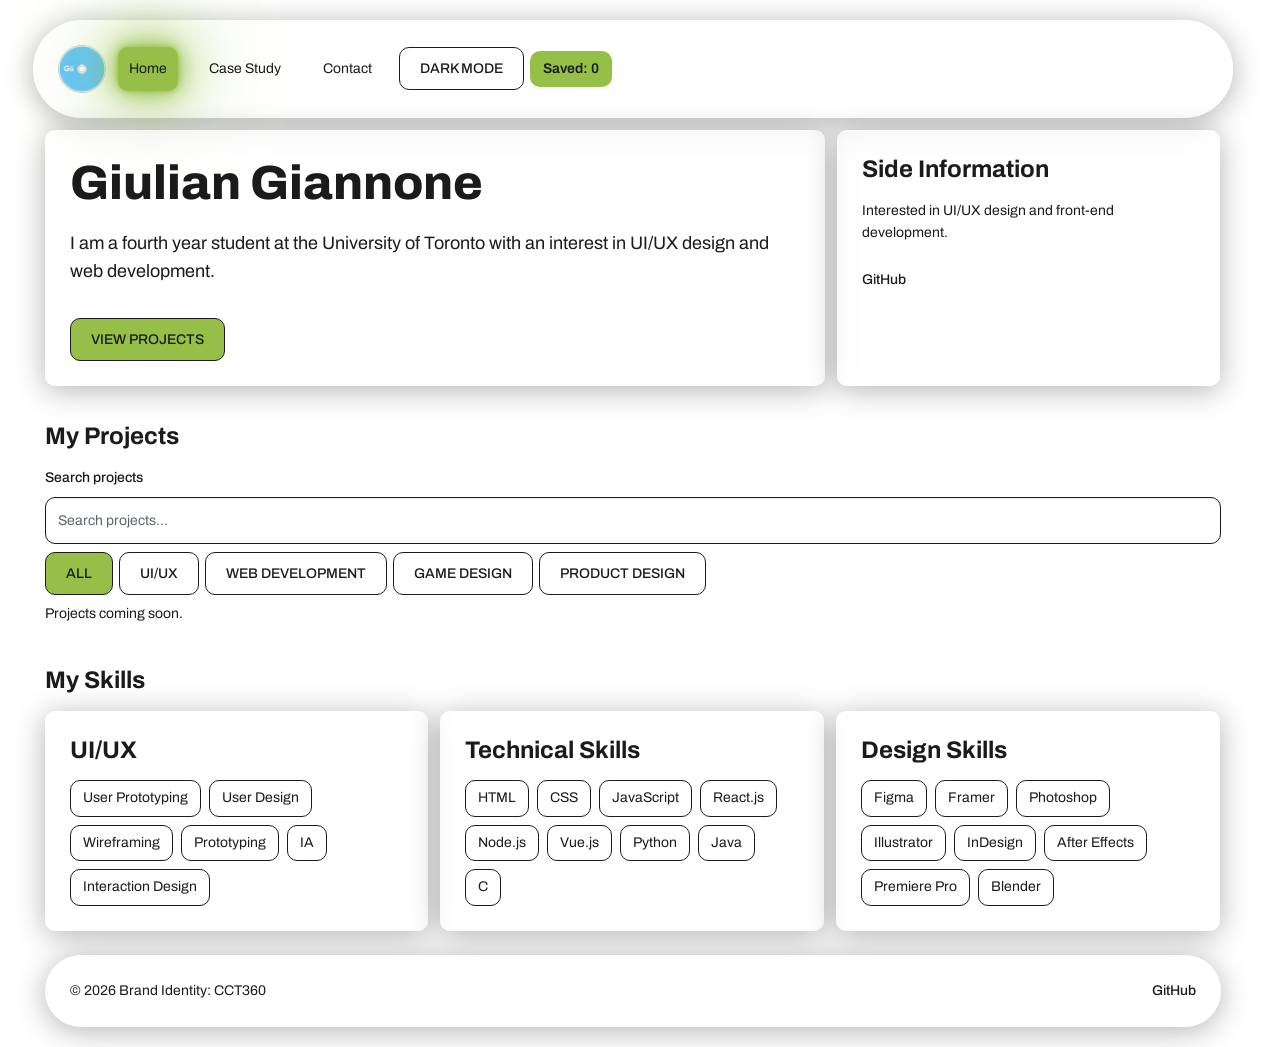
<file: index.html>
<!DOCTYPE html>
<html lang="en" data-bs-theme="light">
    <head>
        <meta charset="UTF-8">
        <meta name="viewport" content="width=device-width, initial-scale=1.0">
        <title>CCT360: Project 2</title>
        <link rel="stylesheet" href="css/bootstrap.min.css">
        <link rel="stylesheet" href="css/style.css">
        <link rel="preconnect" href="https://fonts.googleapis.com">
        <link rel="preconnect" href="https://fonts.gstatic.com" crossorigin>
        <link href="https://fonts.googleapis.com/css2?family=Archivo:wght@400;500;600;700;800&display=swap" rel="stylesheet">
        <script type="module" src="js/bootstrap.bundle.min.js"></script>
        <script src="js/data.js" defer></script>
    </head>
    <body>
        <header>
            <nav class="navbar md:navbar-expand">
                <div class="container navigation">
                    <a href="index.html">
                        <img src="images/icon.png" alt="Logo" class="logo">
                    </a>

                    <button class="navbar-toggler" type="button" data-bs-toggle="drawer" data-bs-target="#mobile-menu">
                        Menu
                    </button>

                    <dialog class="drawer drawer-end" id="mobile-menu">
                        <div class="drawer-header">
                            <h2 class="drawer-title">Navigation</h2>
                            <button class="btn-outline theme-primary" type="button" data-bs-dismiss="drawer">Close</button>
                        </div>

                        <div class="drawer-body">
                            <div class="navbar-nav nav-links">
                                <a class="nav-link active" href="index.html" aria-current="page">Home</a>
                                <a class="nav-link" href="detail.html">Case Study</a>
                                <a class="nav-link" href="contact.html">Contact</a>
                            </div>

                            <div class="d-flex align-items-center gap-2">
                                <button class="btn-outline theme-primary" type="button">Dark mode</button>
                                <span class="badge saved-counter">Saved: 0</span>
                            </div>
                        </div>
                    </dialog>
                </div>
            </nav>
        </header>

        <main class="container py-4">
            <section class="row g-4">
                <div class="col-12 md:col-8">
                    <div class="primary-spotlight h-100">
                        <h1 class="primary-title">Giulian Giannone</h1>
                        <p class="primary-description">I am a fourth year student at the University of Toronto with an interest in UI/UX design and web development.</p>

                        <div>
                            <a class="btn-solid theme-primary" href="#projects">View Projects</a>
                        </div>
                    </div>
                </div>

                <aside class="col-12 md:col-4">
                    <div class="sidebar h-100">
                        <h2 class="secondary-title">Side Information</h2>
                        <p>Interested in UI/UX design and front-end development.</p>
                        <a href="https://github.com/gianno36">GitHub</a>
                    </div>
                </aside>
            </section>

            <section class="mt-4" id="projects">
                <h2 class="secondary-title">My Projects</h2>

                <label for="search">Search projects</label>
                <input class="form-control mb-3" type="search" id="search" placeholder="Search projects...">

                <div class="d-flex flex-wrap gap-2 mb-3">
                    <button class="btn-solid theme-primary" type="button">All</button>
                    <button class="btn-outline theme-primary" type="button">UI/UX</button>
                    <button class="btn-outline theme-primary" type="button">Web Development</button>
                    <button class="btn-outline theme-primary" type="button">Game Design</button>
                    <button class="btn-outline theme-primary" type="button">Product Design</button>
                </div>

                <p>Projects coming soon.</p>

                <div class="row g-4 cards-gallery">
                </div>
            </section>

            <section class="skills-gallery mt-4">
                <h2 class="secondary-title">My Skills</h2>

                <div class="row g-4">
                    <div class="col-12 md:col-4">
                        <article class="card skill-card h-100">
                            <h3>UI/UX</h3>
                            <ul>
                                <li>User Prototyping</li>
                                <li>User Design</li>
                                <li>Wireframing</li>
                                <li>Prototyping</li>
                                <li>IA</li>
                                <li>Interaction Design</li>
                            </ul>
                        </article>
                    </div>

                    <div class="col-12 md:col-4">
                        <article class="card skill-card h-100">
                            <h3>Technical Skills</h3>
                            <ul>
                                <li>HTML</li>
                                <li>CSS</li>
                                <li>JavaScript</li>
                                <li>React.js</li>
                                <li>Node.js</li>
                                <li>Vue.js</li>
                                <li>Python</li>
                                <li>Java</li>
                                <li>C</li>
                            </ul>
                        </article>
                    </div>

                    <div class="col-12 md:col-4">
                        <article class="card skill-card h-100">
                            <h3>Design Skills</h3>
                            <ul>
                                <li>Figma</li>
                                <li>Framer</li>
                                <li>Photoshop</li>
                                <li>Illustrator</li>
                                <li>InDesign</li>
                                <li>After Effects</li>
                                <li>Premiere Pro</li>
                                <li>Blender</li>
                            </ul>
                        </article>
                    </div>
                </div>
            </section>
        </main>

        <footer class="container mt-4">
            <div class="site-footer">
                <p class="footer-text">© 2026 Brand Identity: CCT360</p>
                <a href="https://github.com/gianno36">GitHub</a>
            </div>
        </footer>
    </body>
</html>
</file>
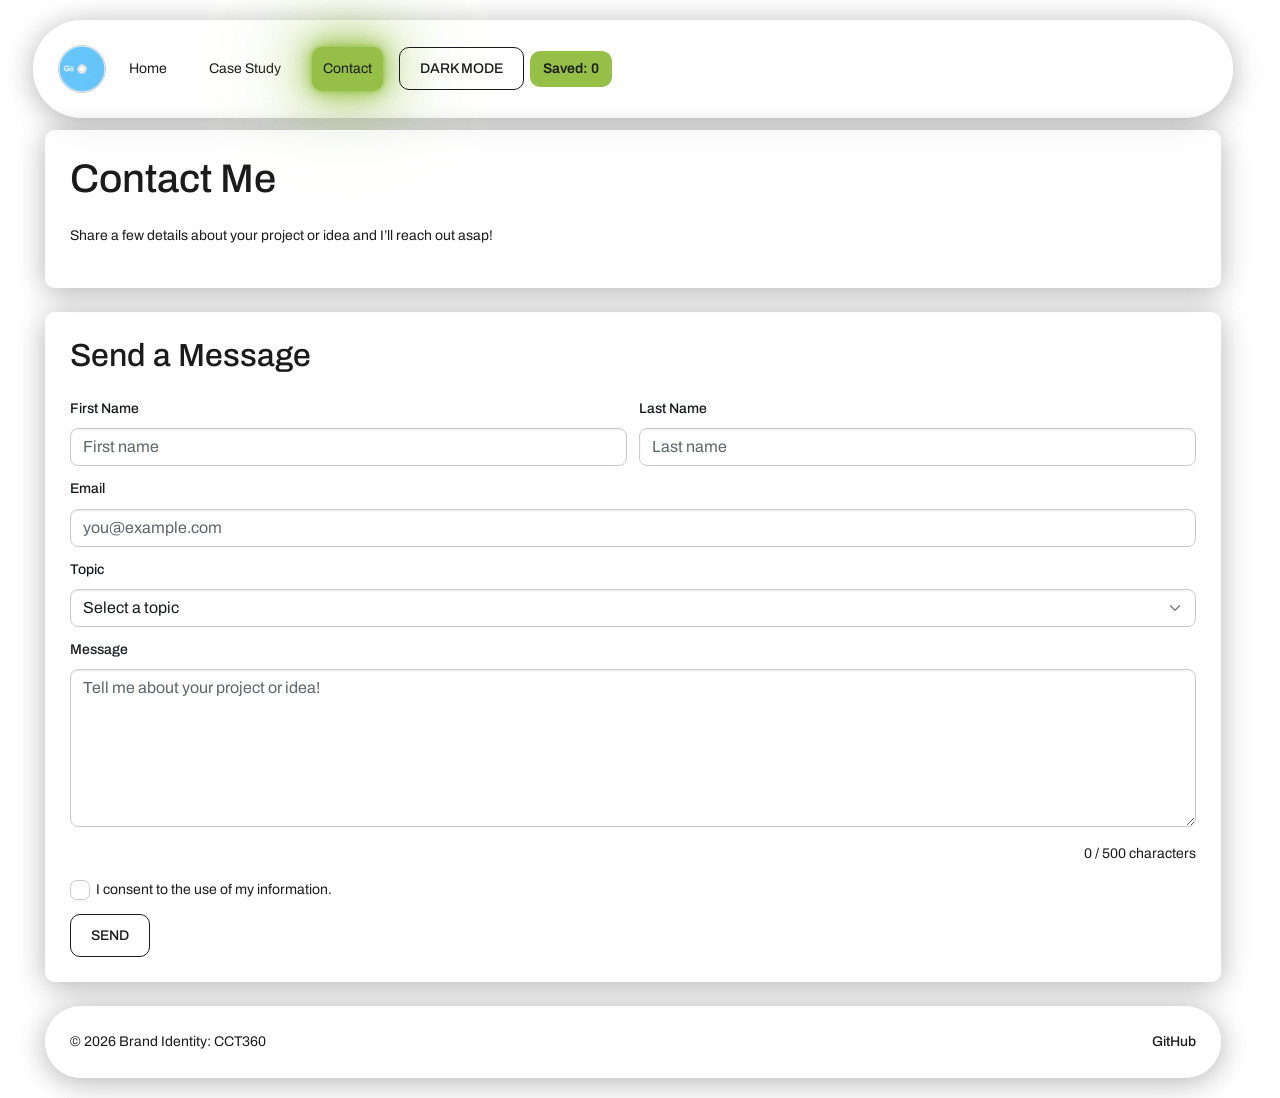
<file: contact.html>
<!DOCTYPE html>
<html lang="en" data-bs-theme="light">
    <head>
        <meta charset="UTF-8">
        <meta name="viewport" content="width=device-width, initial-scale=1.0">
        <title>CCT360: Contact</title>
        <link rel="stylesheet" href="css/bootstrap.min.css">
        <link rel="stylesheet" href="css/style.css">
        <link rel="preconnect" href="https://fonts.googleapis.com">
        <link rel="preconnect" href="https://fonts.gstatic.com" crossorigin>
        <link href="https://fonts.googleapis.com/css2?family=Archivo:wght@400;500;600;700;800&display=swap" rel="stylesheet">
        <script type="module" src="js/bootstrap.bundle.min.js"></script>
        <script src="js/main.js" defer></script>
    </head>
    <body>
        <header>
            <nav class="navbar md:navbar-expand">
                <div class="container navigation">
                    <a href="index.html">
                        <img src="images/icon.png" alt="Logo" class="logo">
                    </a>

                    <button class="navbar-toggler" type="button" data-bs-toggle="drawer" data-bs-target="#mobile-menu">
                        Menu
                    </button>

                    <dialog class="drawer drawer-end" id="mobile-menu">
                        <div class="drawer-header">
                            <h2 class="drawer-title">Navigation</h2>
                            <button class="btn-outline theme-primary" type="button" data-bs-dismiss="drawer">Close</button>
                        </div>

                        <div class="drawer-body">
                            <div class="navbar-nav nav-links">
                                <a class="nav-link" href="index.html">Home</a>
                                <a class="nav-link" href="detail.html">Case Study</a>
                                <a class="nav-link active" href="contact.html" aria-current="page">Contact</a>
                            </div>

                            <div class="d-flex align-items-center gap-2">
                                <button class="btn-outline theme-primary" type="button">Dark mode</button>
                                <span class="badge saved-counter">Saved: 0</span>
                            </div>
                        </div>
                    </dialog>
                </div>
            </nav>
        </header>

        <main class="container py-4">
            <section class="card">
                <h1>Contact Me</h1>
                <p class="lead">Share a few details about your project or idea and I’ll reach out asap!</p>
            </section>

            <section class="card">
                <h2>Send a Message</h2>

                <form id="contact-form" novalidate>
                    <div class="row g-4">
                        <div class="col-12 md:col-6">
                            <div class="form-field">
                                <label for="first-name" class="form-label">First Name</label>
                                <input type="text" class="form-control" id="first-name" placeholder="First name" aria-describedby="first-name-error" required>
                                <p class="invalid-feedback" id="first-name-error" hidden></p>
                            </div>
                        </div>

                        <div class="col-12 md:col-6">
                            <div class="form-field">
                                <label for="last-name" class="form-label">Last Name</label>
                                <input type="text" class="form-control" id="last-name" placeholder="Last name" aria-describedby="last-name-error" required>
                                <p class="invalid-feedback" id="last-name-error" hidden></p>
                            </div>
                        </div>

                        <div class="col-12">
                            <div class="form-field">
                                <label for="email" class="form-label">Email</label>
                                <input type="email" class="form-control" id="email" placeholder="you@example.com" aria-describedby="email-error" required>
                                <p class="invalid-feedback" id="email-error" hidden></p>
                            </div>
                        </div>

                        <div class="col-12">
                            <div class="form-field">
                                <label for="topic" class="form-label">Topic</label>
                                <select class="form-control" id="topic" aria-describedby="topic-error" required>
                                    <option value="">Select a topic</option>
                                    <option value="freelance">Freelance Project</option>
                                    <option value="collaboration">Collaboration</option>
                                    <option value="general">General Question</option>
                                    <option value="other">Other</option>
                                </select>
                                <p class="invalid-feedback" id="topic-error" hidden></p>
                            </div>
                        </div>

                        <div class="col-12">
                            <div class="form-field">
                                <label for="message" class="form-label">Message</label>
                                <textarea class="form-control" id="message" rows="6" maxlength="500" placeholder="Tell me about your project or idea!" aria-describedby="message-error character-count" required></textarea>
                                <p class="invalid-feedback" id="message-error" hidden></p>
                                <p class="text-end character-count" id="character-count">0 / 500 characters</p>
                            </div>
                        </div>

                        <div class="col-12">
                            <div class="form-field">
                                <div class="d-flex align-items-center gap-2 consent-field">
                                    <input type="checkbox" class="check" id="consent" aria-describedby="consent-error" required>
                                    <label for="consent">I consent to the use of my information.</label>
                                </div>
                                <p class="invalid-feedback" id="consent-error" hidden></p>
                            </div>
                        </div>

                        <div class="col-12">
                            <button class="btn-outline theme-primary" type="submit">Send</button>
                        </div>
                    </div>

                    <div class="confirmation-message mt-4" id="confirmation-message" tabindex="-1" hidden>
                    </div>
                </form>
            </section>
        </main>

        <footer class="container mt-4">
            <div class="site-footer">
                <p class="footer-text">© 2026 Brand Identity: CCT360</p>
                <a href="https://github.com/gianno36">GitHub</a>
            </div>
        </footer>
    </body>
</html>
</file>
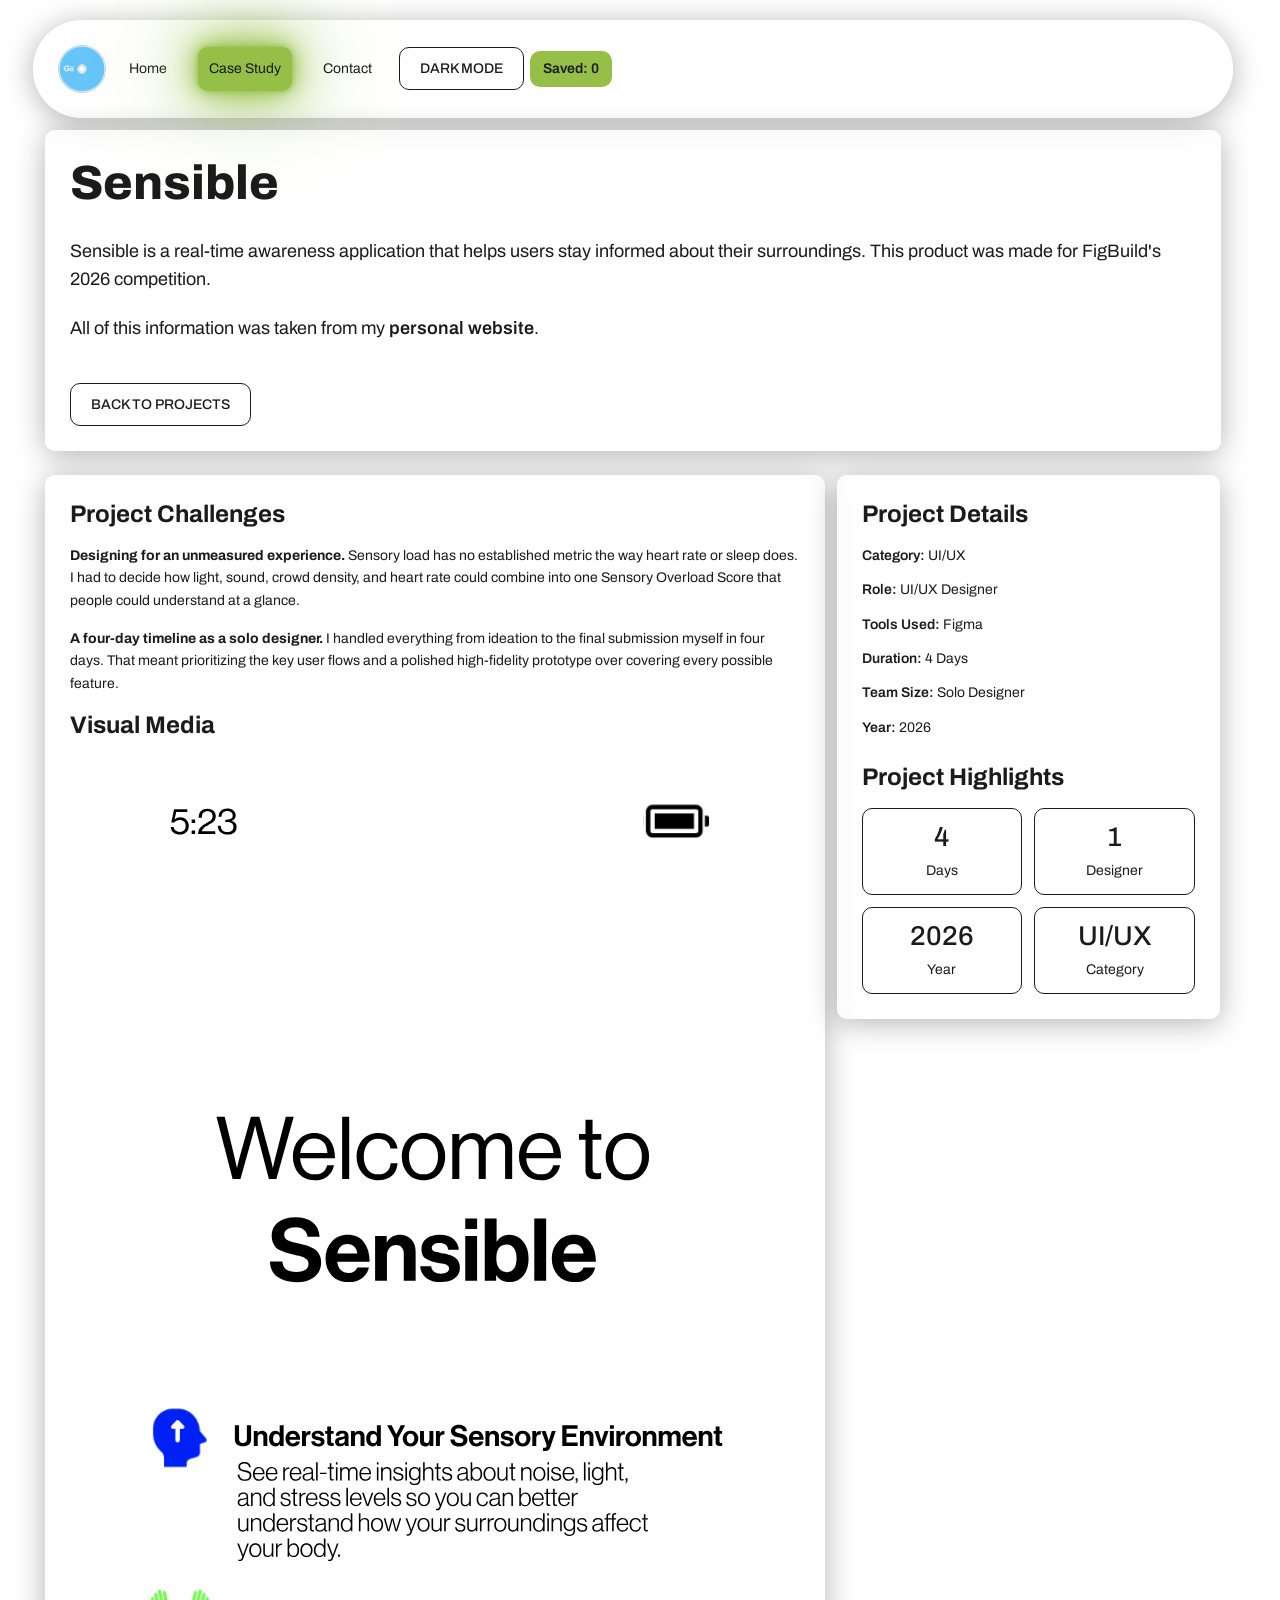
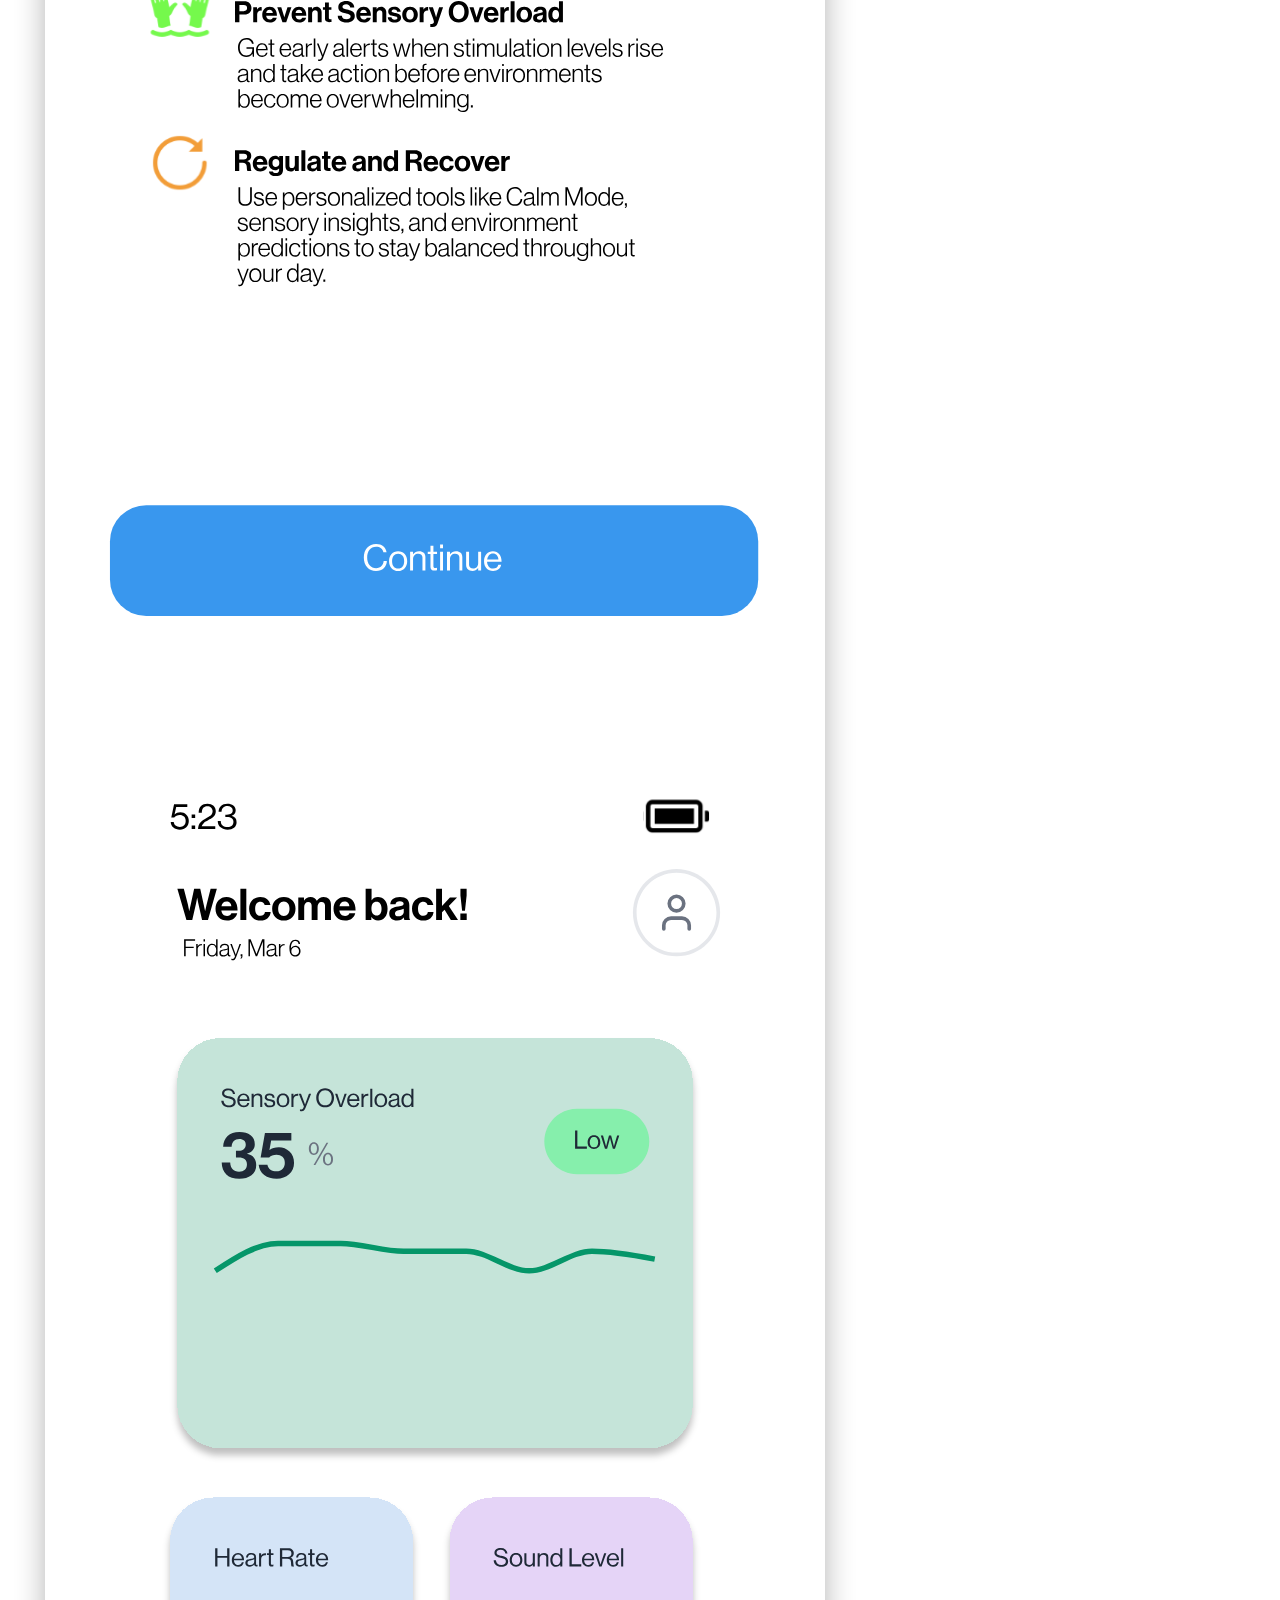
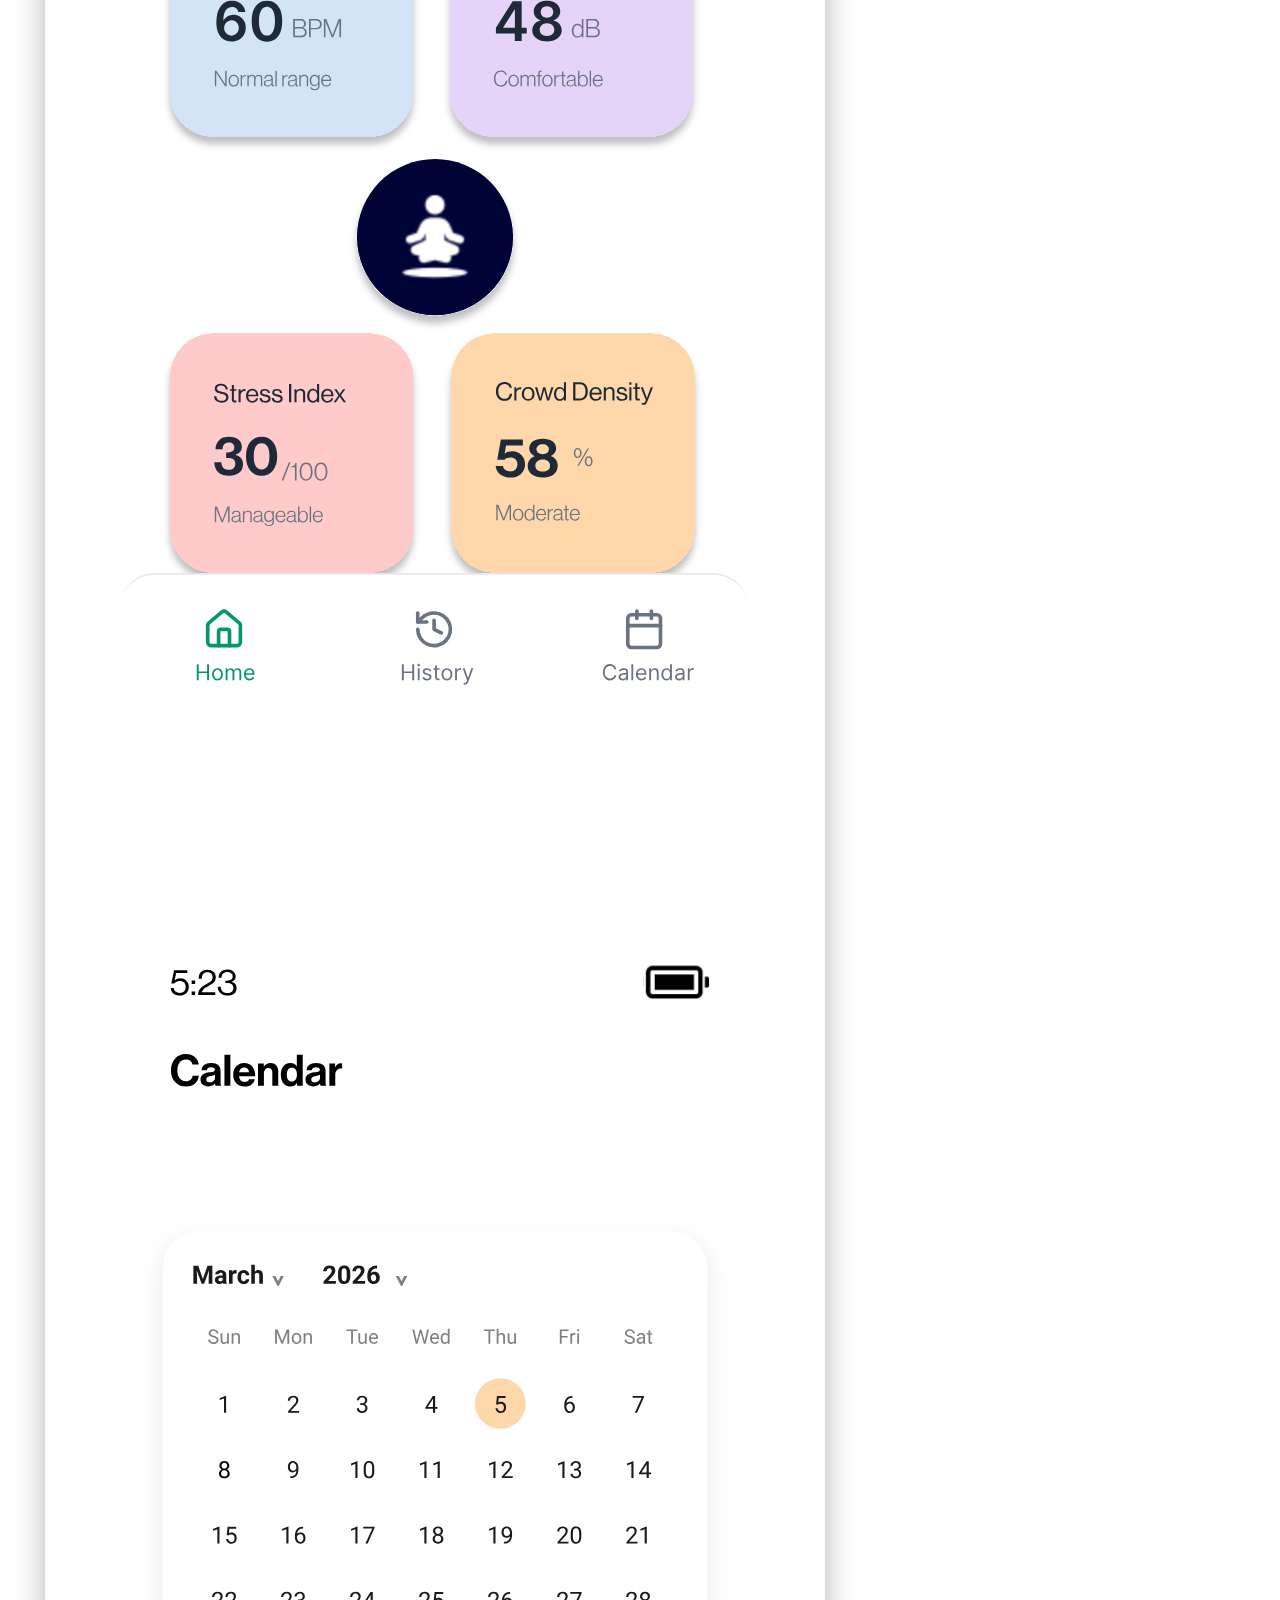
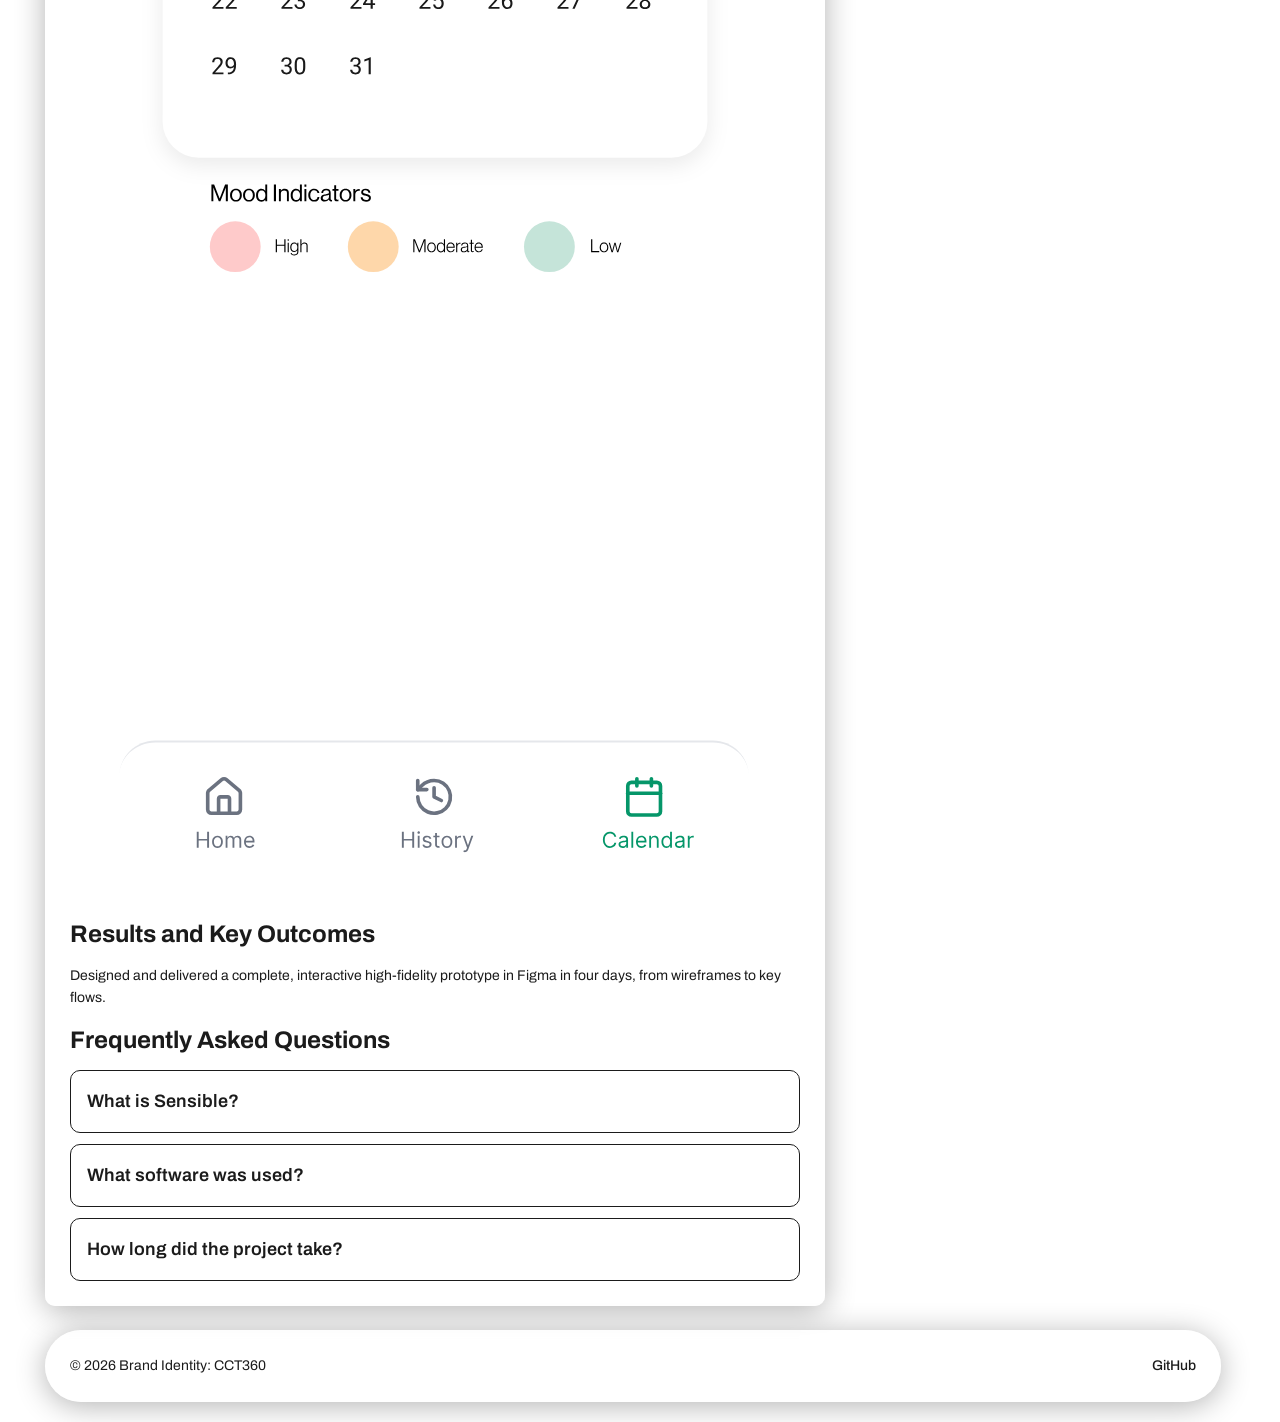
<file: detail.html>
<!DOCTYPE html>
<html lang="en" data-bs-theme="light">
    <head>
        <meta charset="UTF-8">
        <meta name="viewport" content="width=device-width, initial-scale=1.0">
        <title>CCT360: Case Study</title>
        <link rel="stylesheet" href="css/bootstrap.min.css">
        <link rel="stylesheet" href="css/style.css">
        <link rel="preconnect" href="https://fonts.googleapis.com">
        <link rel="preconnect" href="https://fonts.gstatic.com" crossorigin>
        <link href="https://fonts.googleapis.com/css2?family=Archivo:wght@400;500;600;700;800&display=swap" rel="stylesheet">
        <script type="module" src="js/bootstrap.bundle.min.js"></script>
        <script src="js/data.js" defer></script>
    </head>
    <body>
        <header>
            <nav class="navbar md:navbar-expand">
                <div class="container navigation">
                    <a href="index.html">
                        <img src="images/icon.png" alt="Logo" class="logo">
                    </a>

                    <button class="navbar-toggler" type="button" data-bs-toggle="drawer" data-bs-target="#mobile-menu">
                        Menu
                    </button>

                    <dialog class="drawer drawer-end" id="mobile-menu">
                        <div class="drawer-header">
                            <h2 class="drawer-title">Navigation</h2>
                            <button class="btn-outline theme-primary" type="button" data-bs-dismiss="drawer">Close</button>
                        </div>

                        <div class="drawer-body">
                            <div class="navbar-nav nav-links">
                                <a class="nav-link" href="index.html">Home</a>
                                <a class="nav-link active" href="detail.html" aria-current="page">Case Study</a>
                                <a class="nav-link" href="contact.html">Contact</a>
                            </div>

                            <div class="d-flex align-items-center gap-2">
                                <button class="btn-outline theme-primary" type="button">Dark mode</button>
                                <span class="badge saved-counter">Saved: 0</span>
                            </div>
                        </div>
                    </dialog>
                </div>
            </nav>
        </header>

        <main class="container py-4">
            <section class="detail-hero">
                <h1 class="primary-title">Sensible</h1>

                <p class="lead-text">Sensible is a real-time awareness application that helps users stay informed about their surroundings. This product was made for FigBuild's 2026 competition.</p>

                <p class="lead-text">All of this information was taken from my <a href="https://gaudiuhm.github.io/Website/" target="_blank" rel="noopener">personal website</a>.</p>

                <div>
                    <a class="btn-outline theme-primary" href="index.html#projects">Back to Projects</a>
                </div>
            </section>

            <section class="row g-4 detail-layout">
                <div class="col-12 md:col-8">
                    <article class="main-content">
                        <h2>Project Challenges</h2>

                        <p><strong>Designing for an unmeasured experience.</strong> Sensory load has no established metric the way heart rate or sleep does. I had to decide how light, sound, crowd density, and heart rate could combine into one Sensory Overload Score that people could understand at a glance.</p>

                        <p><strong>A four-day timeline as a solo designer.</strong> I handled everything from ideation to the final submission myself in four days. That meant prioritizing the key user flows and a polished high-fidelity prototype over covering every possible feature.</p>

                        <h2>Visual Media</h2>

                        <div class="d-flex flex-column gap-3">
                            <img src="images/sensible1.svg" alt="Sensible App Screenshot" class="img-fluid project-image">
                            <img src="images/sensible.svg" alt="Sensible App Screenshot 2" class="img-fluid project-image">
                            <img src="images/sensible2.svg" alt="Sensible App Screenshot 3" class="img-fluid project-image">
                        </div>

                        <h2>Results and Key Outcomes</h2>

                        <p>Designed and delivered a complete, interactive high-fidelity prototype in Figma in four days, from wireframes to key flows.</p>

                        <h2>Frequently Asked Questions</h2>

                        <div class="accordion">
                            <details class="accordion-item" name="project-faq">
                                <summary class="accordion-header">
                                    What is Sensible?
                                </summary>

                                <div class="accordion-body">
                                    <p>Sensible is a real-time awareness application designed to help users stay informed about their surroundings.</p>
                                </div>
                            </details>

                            <details class="accordion-item" name="project-faq">
                                <summary class="accordion-header">
                                    What software was used?
                                </summary>

                                <div class="accordion-body">
                                    <p>Figma was used to design the wireframes, user flows and interactive high-fidelity prototype.</p>
                                </div>
                            </details>

                            <details class="accordion-item" name="project-faq">
                                <summary class="accordion-header">
                                    How long did the project take?
                                </summary>

                                <div class="accordion-body">
                                    <p>The project was completed in four days as part of the FigBuild 2026 competition.</p>
                                </div>
                            </details>
                        </div>
                    </article>
                </div>

                <div class="col-12 md:col-4">
                    <aside class="sidebar detail-sidebar">
                        <h2 class="secondary-title">Project Details</h2>

                        <ul class="detail-list">
                            <li><strong>Category:</strong> UI/UX</li>
                            <li><strong>Role:</strong> UI/UX Designer</li>
                            <li><strong>Tools Used:</strong> Figma</li>
                            <li><strong>Duration:</strong> 4 Days</li>
                            <li><strong>Team Size:</strong> Solo Designer</li>
                            <li><strong>Year:</strong> 2026</li>
                        </ul>

                        <h2 class="secondary-title">Project Highlights</h2>

                        <div class="highlights-grid">
                            <div class="highlight-card">
                                <h3>4</h3>
                                <p>Days</p>
                            </div>

                            <div class="highlight-card">
                                <h3>1</h3>
                                <p>Designer</p>
                            </div>

                            <div class="highlight-card">
                                <h3>2026</h3>
                                <p>Year</p>
                            </div>

                            <div class="highlight-card">
                                <h3>UI/UX</h3>
                                <p>Category</p>
                            </div>
                        </div>
                    </aside>
                </div>
            </section>
        </main>

        <footer class="container mt-4">
            <div class="site-footer">
                <p class="footer-text">© 2026 Brand Identity: CCT360</p>
                <a href="https://github.com/gianno36">GitHub</a>
            </div>
        </footer>
    </body>
</html>
</file>
<file: css/style.css>
:root {
  --color-one: #ffffff;
  --color-two: #64943e;
  --color-four: #1b1b1b;
  --color-five: #95bf47;
  --color-text: var(--color-four);

  --fs-h1: 48px;
  --fs-h3: 24px;
  --fs-lead: 18px;
  --fs-body: 14px;
  --line-height: 1.6;

  --gap: 24px;
  --border-radius: 10px;
  --blur: 10px;
}

body {
  display: flex;
  flex-direction: column;
  min-height: 100vh;
  color: var(--color-text);
  font-family: "Archivo", sans-serif;
  font-size: var(--fs-body);
  line-height: var(--line-height);
  background-color: var(--color-one);
}

main {
  flex: 1;
  display: flex;
  flex-direction: column;
  gap: var(--gap);
}

.navigation,
.primary-spotlight,
.sidebar,
.card,
.site-footer,
.detail-hero,
.main-content,
.contact-hero,
.contact-content {
  padding: 24px;
  background: rgba(255, 255, 255, 0.5);
  box-shadow: 0 4px 30px rgba(0, 0, 0, 0.3);
  backdrop-filter: blur(var(--blur));
  -webkit-backdrop-filter: blur(var(--blur));
  border: 1px solid rgba(255, 255, 255, 0.3);
  border-radius: var(--border-radius);
  line-height: var(--line-height);
}

.navbar {
  padding: 0 var(--gap);
}

.navigation {
  gap: 12px;
  margin-top: 20px;
  border-radius: 50px;
}

.brand {
  font-size: var(--fs-h3);
  font-weight: 800;
  color: var(--color-text);
  text-decoration: none;
}

.logo {
  display: block;
  max-height: 48px;
  width: auto;
}

.logo:hover {
  animation: Spin 1.5s ease-in-out;
}

@keyframes Spin {

  from {
    transform: rotate(0deg);
  }

  to {
    transform: rotate(720deg);
  }

}

.nav-links {
  gap: 20px;
}

.nav-links a {
  color: var(--color-text);
  text-decoration: none;
  font-size: var(--fs-body);
  padding: 10px;
  border-radius: var(--border-radius);
  transition: color 0.3s ease, background 0.3s ease, box-shadow 0.3s ease;
}

.nav-links a:hover,
.nav-links a:focus-visible {
  color: var(--color-four);
  background: var(--color-five);
  box-shadow: 0 0 5px var(--color-five), 0 0 20px var(--color-five), 0 0 50px var(--color-five),
    0 0 100px var(--color-five);
}

.nav-links a.active {
  color: var(--color-four);
  background: var(--color-five);
  box-shadow: 0 0 5px var(--color-five), 0 0 20px var(--color-five), 0 0 50px var(--color-five),
    0 0 100px var(--color-five);
}

.primary-title {
  font-size: var(--fs-h1);
  font-weight: 800;
  margin-bottom: 16px;
}

.primary-description,
.lead-text {
  font-size: var(--fs-lead);
  margin-bottom: 12px;
}

.lead-text:last-child {
  margin-bottom: 0;
}

.secondary-title {
  font-size: var(--fs-h3);
  font-weight: 700;
  margin-bottom: 16px;
}

.sidebar p {
  margin-bottom: 20px;
}

.sidebar-status {
  display: flex;
  align-items: center;
  gap: 10px;
  font-weight: 600;
}

.sidebar-links {
  display: flex;
  flex-wrap: wrap;
  gap: 12px 20px;
  list-style: none;
  padding: 0;
}

.sidebar a,
.sidebar-links a,
.footer-links a,
.site-footer a,
.lead-text a {
  position: relative;
  display: inline-block;
  padding: 4px 0;
  color: var(--color-text);
  text-decoration: none;
  font-weight: 500;
}

.lead-text a {
  padding: 0;
  font-weight: 600;
}

.sidebar a::after,
.sidebar-links a::after,
.footer-links a::after,
.site-footer a::after,
.lead-text a::after {
  content: "";
  position: absolute;
  left: 0;
  bottom: 0;
  width: 0;
  height: 2px;
  background: var(--color-five);
  box-shadow: 0 0 5px var(--color-five), 0 0 10px var(--color-five);
  transition: width 0.3s ease;
}

.sidebar a:hover::after,
.sidebar a:focus-visible::after,
.sidebar-links a:hover::after,
.sidebar-links a:focus-visible::after,
.footer-links a:hover::after,
.footer-links a:focus-visible::after,
.site-footer a:hover::after,
.site-footer a:focus-visible::after,
.lead-text a:hover::after,
.lead-text a:focus-visible::after {
  width: 100%;
}

.theme-primary {
  --bs-theme-bg: var(--color-five);
  --bs-theme-color: var(--color-four);
  --bs-theme-border-color: var(--color-four);
}

.btn-solid.theme-primary,
.btn-outline.theme-primary {
  display: inline-block;
  box-sizing: border-box;
  vertical-align: top;
  padding: 10px 20px;
  text-transform: uppercase;
  text-decoration: none;
  border-radius: var(--border-radius);
  font-size: var(--fs-body);
  font-weight: 500;
  color: var(--color-four);
  cursor: pointer;
  border: 1px solid var(--color-four);
  transition: 0.3s ease;
  user-select: none;
}

.btn-solid.theme-primary {
  background: var(--color-five);
}

.btn-outline.theme-primary {
  background: transparent;
}

.btn-solid.theme-primary:hover,
.btn-solid.theme-primary:focus-visible,
.btn-outline.theme-primary:hover,
.btn-outline.theme-primary:focus-visible {
  color: var(--color-four);
  background: var(--color-five);
  border: 1px solid var(--color-five);
  box-shadow: 0 0 5px var(--color-five), 0 0 20px var(--color-five), 0 0 50px var(--color-five),
    0 0 100px var(--color-five);
  transform: none;
}

.primary-spotlight .btn-solid,
.detail-hero .btn-outline {
  margin-top: 20px;
}

.saved-counter {
  padding: 10px 12px;
  background: var(--color-five);
  color: var(--color-four);
  border-radius: var(--border-radius);
  font-size: var(--fs-body);
  font-weight: 600;
}

#projects label {
  font-weight: 500;
  margin-bottom: 8px;
}

#search {
  padding: 12px;
  font-size: var(--fs-body);
  color: var(--color-text);
  background: var(--color-one);
  border: 1px solid var(--color-four);
  border-radius: var(--border-radius);
  transition: 0.3s ease;
}

#search:focus {
  border-color: var(--color-five);
  box-shadow: 0 0 5px var(--color-five), 0 0 20px var(--color-five);
}

.card {
  display: flex;
  flex-direction: column;
  gap: 16px;
  color: var(--color-text);
  min-width: 0;
}

.card h3 {
  font-size: var(--fs-h3);
  font-weight: 700;
  margin: 0;
}

.card ul {
  display: flex;
  flex-wrap: wrap;
  gap: 8px;
  list-style: none;
  padding: 0;
  margin: 0;
}

.card li {
  padding: 6px 12px;
  font-size: var(--fs-body);
  border: 1px solid var(--color-four);
  border-radius: var(--border-radius);
  transition: 0.3s ease;
}

.card li:hover {
  background: var(--color-five);
  border-color: var(--color-five);
  box-shadow: 0 0 5px var(--color-five), 0 0 20px var(--color-five);
}

/* Detail Page */

.detail-hero {
  display: flex;
  flex-direction: column;
  gap: 8px;
}

.main-content {
  display: flex;
  flex-direction: column;
  gap: 16px;
  min-width: 0;
}

.main-content h2 {
  font-size: var(--fs-h3);
  font-weight: 700;
  line-height: 1.2;
  margin-bottom: 0;
}

.main-content p {
  margin-bottom: 0;
}

.project-image {
  display: block;
  width: 100%;
  max-width: 100%;
  height: auto;
  border-radius: var(--border-radius);
}

.detail-list {
  display: flex;
  flex-direction: column;
  gap: 12px;
  list-style: none;
  padding: 0;
  margin-bottom: var(--gap);
}

.detail-list li {
  font-size: var(--fs-body);
}

.detail-list strong {
  font-weight: 600;
}

.highlights-grid {
  display: grid;
  grid-template-columns: repeat(2, minmax(0, 1fr));
  gap: 12px;
}

.highlight-card {
  padding: 12px 8px;
  border: 1px solid var(--color-four);
  border-radius: var(--border-radius);
  text-align: center;
}

.highlight-card p {
  font-size: var(--fs-body);
  margin-bottom: 0;
}

.accordion {
  display: flex;
  flex-direction: column;
  gap: 12px;
}

.accordion-item {
  background: transparent;
  color: var(--color-text);
  border: 1px solid var(--color-four);
  border-radius: var(--border-radius);
}

.accordion-header {
  padding: 16px;
  color: var(--color-text);
  background: transparent;
  border-radius: var(--border-radius);
  font-size: var(--fs-lead);
  font-weight: 600;
  cursor: pointer;
  transition: 0.3s ease;
}

.accordion-body {
  padding: 16px;
  color: var(--color-text);
}

.accordion-body p {
  margin: 0;
}

/* Contact Page */

.contact-hero {
  display: flex;
  flex-direction: column;
  gap: 8px;
}

.contact-content {
  display: flex;
  flex-direction: column;
  gap: 16px;
}

.contact-content .form-label {
  font-size: var(--fs-body);
  font-weight: 600;
  margin-bottom: 8px;
}

.contact-content .form-control {
  width: 100%;
  padding: 12px;
  color: var(--color-text);
  background: var(--color-one);
  border: 1px solid var(--color-four);
  border-radius: var(--border-radius);
  font-family: inherit;
  font-size: var(--fs-body);
  transition: 0.3s ease;
}

.contact-content .form-control:hover {
  border-color: var(--color-two);
}

.contact-content .form-control:focus {
  border-color: var(--color-five);
  box-shadow: 0 0 5px var(--color-five), 0 0 20px var(--color-five);
}

.contact-content textarea {
  resize: vertical;
  min-height: 150px;
}

.character-count {
  font-size: var(--fs-body);
  margin-top: 8px;
  margin-bottom: 0;
}

.consent-field {
  font-size: var(--fs-body);
}

.consent-field input {
  flex-shrink: 0;
  cursor: pointer;
  accent-color: var(--color-two);
}

.consent-field label {
  cursor: pointer;
}

.confirmation-message {
  padding: 16px;
  color: var(--color-four);
  background: var(--color-five);
  border: 1px solid var(--color-five);
  border-radius: var(--border-radius);
  box-shadow: 0 0 5px var(--color-five), 0 0 20px var(--color-five);
}

/* Form Validation */

.contact-content .form-control.is-invalid,
.consent-field .check.is-invalid {
  border-color: #b42318;
}

.contact-content .form-control.is-invalid:focus {
  border-color: #b42318;
  box-shadow: 0 0 5px #b42318;
}

.contact-content .invalid-feedback {
  display: block;
  color: #b42318;
  font-size: var(--fs-body);
  margin-top: 6px;
  margin-bottom: 0;
}

.contact-content .invalid-feedback[hidden],
.confirmation-message[hidden] {
  display: none;
}

/* Footer */

.site-footer {
  display: flex;
  justify-content: space-between;
  align-items: center;
  flex-wrap: wrap;
  gap: 12px 24px;
  padding: 20px 24px;
  margin-bottom: 20px;
  border-radius: 50px;
}

.footer-text {
  margin: 0;
}

.footer-links {
  display: flex;
  flex-wrap: wrap;
  gap: 20px;
  list-style: none;
  padding: 0;
  margin: 0;
}

:focus-visible {
  outline: 2px solid var(--color-two);
  outline-offset: 4px;
}

@media (min-width: 768px) {
  .detail-sidebar {
    position: sticky;
    top: var(--gap);
  }
}

@media (max-width: 767px) {
  .navbar {
    padding: 0 12px;
  }

  .navigation {
    padding: 16px;
    border-radius: var(--border-radius);
  }

  .primary-spotlight,
  .sidebar,
  .card,
  .detail-hero,
  .main-content,
  .contact-hero,
  .contact-content {
    padding: 16px;
  }

  .nav-links {
    gap: 12px;
    margin-bottom: 16px;
  }

  .site-footer {
    border-radius: var(--border-radius);
  }
}
</file>
